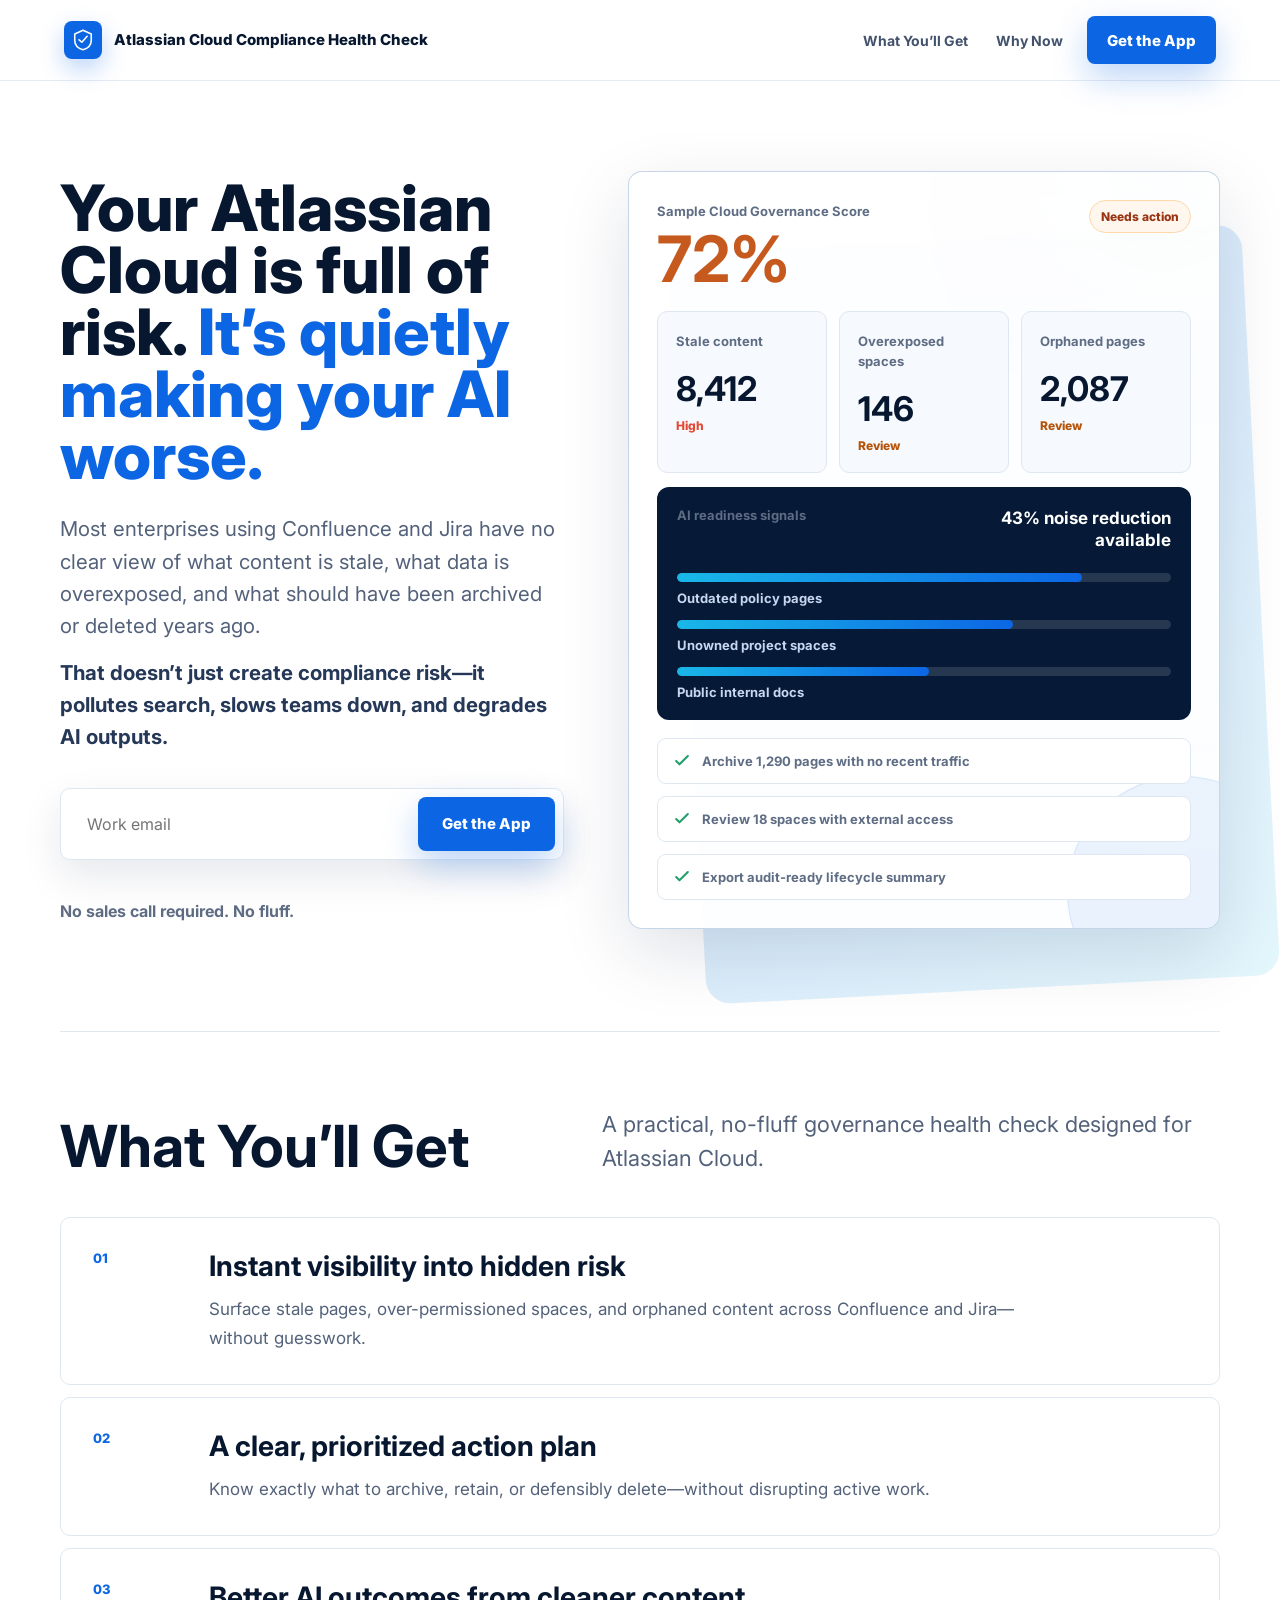
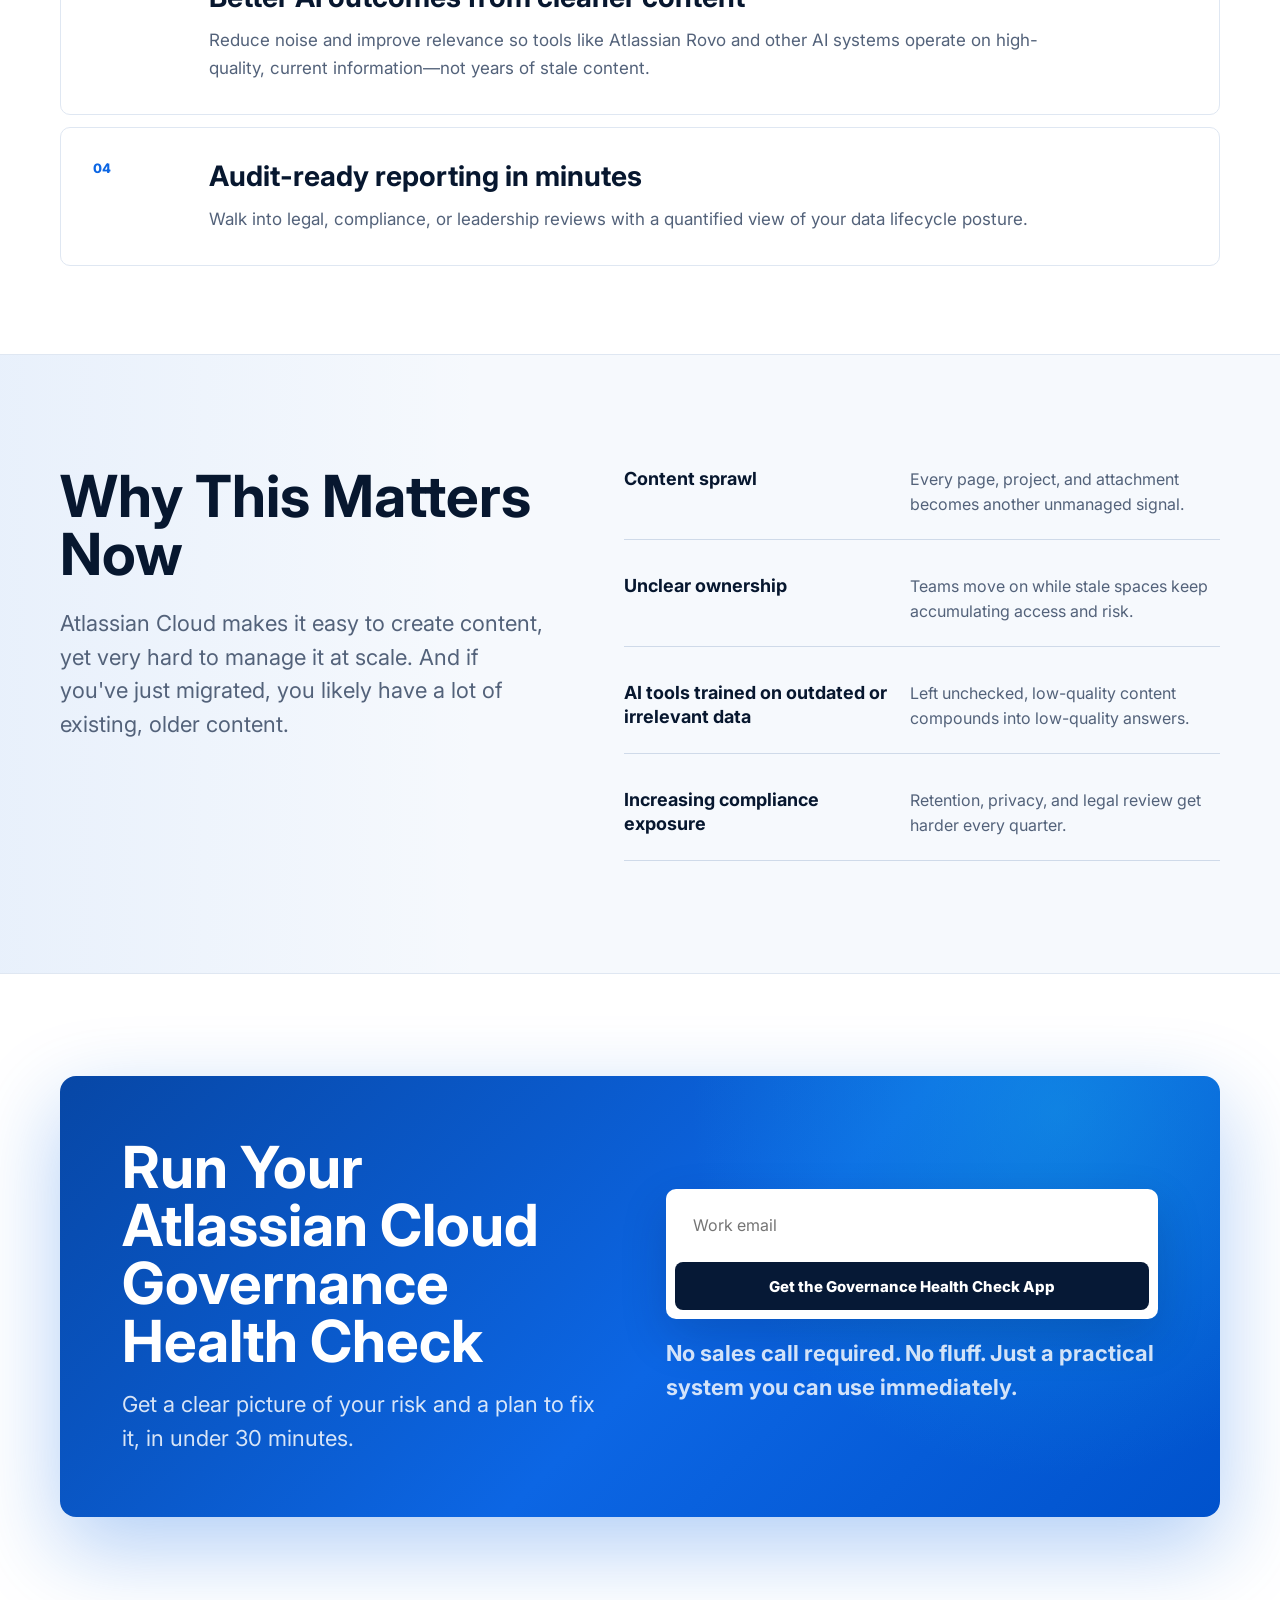
<file: index.html>
<!doctype html>
<html lang="en">
  <head>
    <meta charset="UTF-8" />
    <meta name="viewport" content="width=device-width, initial-scale=1.0" />
    <title>Atlassian Cloud Compliance Health Check</title>
    <meta
      name="description"
      content="Run a practical Atlassian Cloud governance health check for Confluence and Jira. Find stale content, bad AI inputs, overexposed data, and compliance risk in under 30 minutes."
    />
    <link rel="preconnect" href="https://fonts.googleapis.com" />
    <link rel="preconnect" href="https://fonts.gstatic.com" crossorigin />
    <link
      href="https://fonts.googleapis.com/css2?family=Inter:wght@400;500;600;700;800&display=swap"
      rel="stylesheet"
    />
    <link rel="stylesheet" href="styles.css" />
  </head>
  <body>
    <header class="site-header">
      <a class="brand" href="#top" aria-label="Atlassian Cloud Compliance Health Check home">
        <span class="brand-mark" aria-hidden="true">
          <svg viewBox="0 0 32 32" role="img">
            <path d="M16 3 5 8v8.6c0 6.1 4.4 10.4 11 12.4 6.6-2 11-6.3 11-12.4V8L16 3Z" />
            <path d="M10.8 15.8 14.5 19l7-8" />
          </svg>
        </span>
        <span>Atlassian Cloud Compliance Health Check</span>
      </a>
      <nav class="nav-links" aria-label="Primary navigation">
        <a href="#get">What You’ll Get</a>
        <a href="#why">Why Now</a>
      </nav>
      <a class="header-cta" href="#download">Get the App</a>
    </header>

    <main id="top">
      <section class="hero section-shell">
        <div class="hero-copy">
          <h1>Your Atlassian Cloud is full of risk. <span class="h1-blue">It’s quietly making your AI worse.</span></h1>
          <p class="hero-lede">
            Most enterprises using Confluence and Jira have no clear view of what content is stale,
            what data is overexposed, and what should have been archived or deleted years ago.
          </p>
          <p class="hero-support">
            That doesn’t just create compliance risk—it pollutes search, slows teams down, and
            degrades AI outputs.
          </p>
          <form class="capture-form hero-form" data-capture-form>
            <label for="hero-email">Work email</label>
            <div class="form-row">
              <input id="hero-email" name="email" type="email" placeholder="Work email" autocomplete="email" required />
              <button type="submit">Get the App</button>
            </div>
            <p class="form-note" data-form-note>No sales call required. No fluff.</p>
          </form>
        </div>

        <div class="hero-visual" aria-label="Governance health check dashboard preview">
          <div class="dashboard">
            <div class="dashboard-top">
              <div>
                <span class="dash-title">Sample Cloud Governance Score</span>
                <strong>72%</strong>
              </div>
              <span class="status-chip">Needs action</span>
            </div>
            <div class="score-grid">
              <article>
                <span>Stale content</span>
                <strong>8,412</strong>
                <em class="risk-high">High</em>
              </article>
              <article>
                <span>Overexposed spaces</span>
                <strong>146</strong>
                <em class="risk-med">Review</em>
              </article>
              <article>
                <span>Orphaned pages</span>
                <strong>2,087</strong>
                <em class="risk-med">Review</em>
              </article>
            </div>
            <div class="risk-panel">
              <div class="panel-heading">
                <span>AI readiness signals</span>
                <strong>43% noise reduction available</strong>
              </div>
              <div class="signal-bars">
                <span style="--bar: 82%"><i></i>Outdated policy pages</span>
                <span style="--bar: 68%"><i></i>Unowned project spaces</span>
                <span style="--bar: 51%"><i></i>Public internal docs</span>
              </div>
            </div>
            <div class="action-list">
              <div>
                <svg viewBox="0 0 24 24" aria-hidden="true"><path d="m5 12 4 4L19 6" /></svg>
                <span>Archive 1,290 pages with no recent traffic</span>
              </div>
              <div>
                <svg viewBox="0 0 24 24" aria-hidden="true"><path d="m5 12 4 4L19 6" /></svg>
                <span>Review 18 spaces with external access</span>
              </div>
              <div>
                <svg viewBox="0 0 24 24" aria-hidden="true"><path d="m5 12 4 4L19 6" /></svg>
                <span>Export audit-ready lifecycle summary</span>
              </div>
            </div>
          </div>
        </div>
      </section>

      <section class="section-shell get-section" id="get">
        <div class="section-heading">
          <h2>What You’ll Get</h2>
          <p>A practical, no-fluff governance health check designed for Atlassian Cloud.</p>
        </div>
        <div class="benefit-list">
          <article>
            <span class="benefit-index">01</span>
            <div>
              <h3>Instant visibility into hidden risk</h3>
              <p>
                Surface stale pages, over-permissioned spaces, and orphaned content across
                Confluence and Jira—without guesswork.
              </p>
            </div>
          </article>
          <article>
            <span class="benefit-index">02</span>
            <div>
              <h3>A clear, prioritized action plan</h3>
              <p>
                Know exactly what to archive, retain, or defensibly delete—without disrupting active
                work.
              </p>
            </div>
          </article>
          <article>
            <span class="benefit-index">03</span>
            <div>
              <h3>Better AI outcomes from cleaner content</h3>
              <p>
                Reduce noise and improve relevance so tools like Atlassian Rovo and other AI systems
                operate on high-quality, current information—not years of stale content.
              </p>
            </div>
          </article>
          <article>
            <span class="benefit-index">04</span>
            <div>
              <h3>Audit-ready reporting in minutes</h3>
              <p>
                Walk into legal, compliance, or leadership reviews with a quantified view of your data
                lifecycle posture.
              </p>
            </div>
          </article>
        </div>
      </section>

      <section class="why-section" id="why">
        <div class="section-shell why-grid">
          <div>
            <h2>Why This Matters Now</h2>
            <p>
              Atlassian Cloud makes it easy to create content, yet very hard to manage it at scale. And if you've just migrated, you likely have a lot of existing, older content.
            </p>
          </div>
          <div class="why-stack">
            <article>
              <strong>Content sprawl</strong>
              <span>Every page, project, and attachment becomes another unmanaged signal.</span>
            </article>
            <article>
              <strong>Unclear ownership</strong>
              <span>Teams move on while stale spaces keep accumulating access and risk.</span>
            </article>
            <article>
              <strong>AI tools trained on outdated or irrelevant data</strong>
              <span>Left unchecked, low-quality content compounds into low-quality answers.</span>
            </article>
            <article>
              <strong>Increasing compliance exposure</strong>
              <span>Retention, privacy, and legal review get harder every quarter.</span>
            </article>
          </div>
        </div>
      </section>

      <section class="cta-section section-shell" id="download">
        <div class="cta-panel">
          <div class="cta-copy">
            <h2>Run Your Atlassian Cloud Governance Health Check</h2>
            <p>Get a clear picture of your risk and a plan to fix it, in under 30 minutes.</p>
          </div>
          <form class="capture-form cta-form" data-capture-form>
            <label for="cta-email">Work email</label>
            <div class="form-row">
              <input id="cta-email" name="email" type="email" placeholder="Work email" autocomplete="email" required />
              <button type="submit">Get the Governance Health Check App</button>
            </div>
            <p class="form-note" data-form-note>
              No sales call required. No fluff. Just a practical system you can use immediately.
            </p>
          </form>
        </div>
      </section>
    </main>

    <script src="capture.js"></script>
  </body>
</html>
</file>
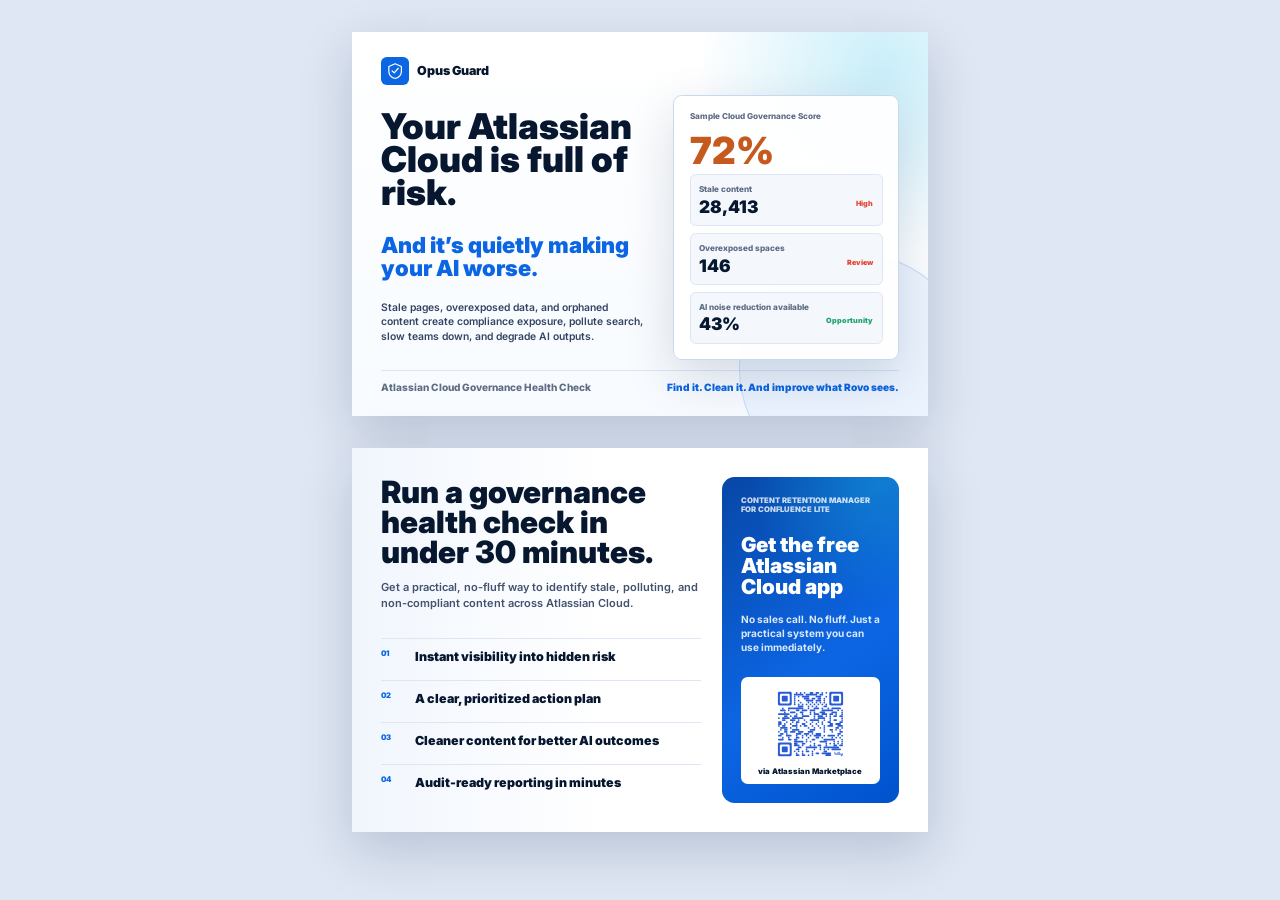
<file: postcard/index.html>
<!doctype html>
<html lang="en">
  <head>
    <meta charset="UTF-8" />
    <meta name="viewport" content="width=device-width, initial-scale=1.0" />
    <title>Atlassian Cloud Governance Health Check Postcard</title>
    <link rel="preconnect" href="https://fonts.googleapis.com" />
    <link rel="preconnect" href="https://fonts.gstatic.com" crossorigin />
    <link
      href="https://fonts.googleapis.com/css2?family=Inter:wght@500;600;700;800;900&display=swap"
      rel="stylesheet"
    />
    <link rel="stylesheet" href="postcard.css" />
  </head>
  <body>
    <main class="sheet" aria-label="Double-sided postcard design">
      <section class="card front" aria-label="Postcard front">
        <div class="brand-row">
          <div class="mark" aria-hidden="true">
            <svg viewBox="0 0 32 32">
              <path d="M16 3 5 8v8.6c0 6.1 4.4 10.4 11 12.4 6.6-2 11-6.3 11-12.4V8L16 3Z" />
              <path d="M10.8 15.8 14.5 19l7-8" />
            </svg>
          </div>
          <span>Opus Guard</span>
        </div>

        <div class="front-grid">
          <div class="front-copy">
            <h1>Your Atlassian Cloud is full of risk.</h1>
            <p class="front-punch">And it’s quietly making your AI worse.</p>
            <p>
              Stale pages, overexposed data, and orphaned content create compliance exposure,
              pollute search, slow teams down, and degrade AI outputs.
            </p>
          </div>

          <div class="mini-dashboard" aria-label="Sample governance score mockup">
            <div class="dash-head">
              <span>Sample Cloud Governance Score</span>
              <strong>72%</strong>
            </div>
            <div class="risk-row">
              <span>Stale content</span>
              <strong>28,413</strong>
              <em>High</em>
            </div>
            <div class="risk-row">
              <span>Overexposed spaces</span>
              <strong>146</strong>
              <em>Review</em>
            </div>
            <div class="risk-row">
              <span>AI noise reduction available</span>
              <strong>43%</strong>
              <em>Opportunity</em>
            </div>
          </div>
        </div>

        <div class="front-footer">
          <span>Atlassian Cloud Governance Health Check</span>
          <strong>Find it. Clean it. And improve what Rovo sees.</strong>
        </div>
      </section>

      <section class="card back" aria-label="Postcard back">
        <div class="back-main">
          <div>
            <h2>Run a governance health check in under 30 minutes.</h2>
            <p>
              Get a practical, no-fluff way to identify stale, polluting, and non-compliant
              content across Atlassian Cloud.

            </p>
          </div>

          <div class="outcomes">
            <article>
              <span>01</span>
              <strong>Instant visibility into hidden risk</strong>
            </article>
            <article>
              <span>02</span>
              <strong>A clear, prioritized action plan</strong>
            </article>
            <article>
              <span>03</span>
              <strong>Cleaner content for better AI outcomes</strong>
            </article>
            <article>
              <span>04</span>
              <strong>Audit-ready reporting in minutes</strong>
            </article>
          </div>
        </div>

        <aside class="cta-block">
          <div class="app-name">Content Retention Manager for Confluence Lite</div>
          <h3>Get the free Atlassian Cloud app</h3>
          <p>No sales call. No fluff. Just a practical system you can use immediately.</p>
          <div class="url-box">
            <img
              src="content-retention-manager-lite-qr.svg"
              alt="QR code for Content Retention Manager Lite on the Atlassian Marketplace"
            />
            <span>via Atlassian Marketplace</span>
          </div>
        </aside>
      </section>
    </main>
  </body>
</html>
</file>
<file: styles.css>
:root {
  --ink: #07172f;
  --muted: #53627a;
  --blue: #0c66e4;
  --blue-dark: #0747a6;
  --blue-soft: #e9f2ff;
  --cyan: #19b7e8;
  --green: #22a06b;
  --orange: #f59e0b;
  --burnt-orange: #c65a1e;
  --red: #e34935;
  --line: #dfe7f2;
  --surface: #ffffff;
  --subtle: #f6f9fd;
  --shadow: 0 24px 70px rgba(9, 30, 66, 0.13);
}

* {
  box-sizing: border-box;
}

html {
  scroll-behavior: smooth;
}

body {
  margin: 0;
  background: var(--surface);
  color: var(--ink);
  font-family: Inter, system-ui, -apple-system, BlinkMacSystemFont, "Segoe UI", sans-serif;
  letter-spacing: 0;
}

a {
  color: inherit;
  text-decoration: none;
}

button,
input {
  font: inherit;
}

.site-header {
  position: sticky;
  top: 0;
  z-index: 20;
  display: flex;
  align-items: center;
  justify-content: flex-start;
  gap: 24px;
  min-height: 78px;
  padding: 16px clamp(20px, 5vw, 72px);
  background: rgba(255, 255, 255, 0.92);
  border-bottom: 1px solid rgba(223, 231, 242, 0.8);
  backdrop-filter: blur(18px);
}

.brand {
  display: inline-flex;
  align-items: center;
  gap: 12px;
  margin-right: auto;
  max-width: 380px;
  font-size: 15px;
  font-weight: 800;
  line-height: 1.15;
}

.brand-mark {
  display: grid;
  flex: 0 0 38px;
  width: 38px;
  height: 38px;
  place-items: center;
  color: #fff;
  background: var(--blue);
  border-radius: 8px;
  box-shadow: 0 10px 24px rgba(12, 102, 228, 0.28);
}

.brand-mark svg {
  width: 24px;
  height: 24px;
  fill: none;
  stroke: currentColor;
  stroke-width: 2.1;
  stroke-linecap: round;
  stroke-linejoin: round;
}

.nav-links {
  display: flex;
  align-items: center;
  gap: 28px;
  color: #43526c;
  font-size: 14px;
  font-weight: 700;
}

.nav-links a:hover {
  color: var(--blue);
}

.header-cta,
.capture-form button {
  display: inline-flex;
  align-items: center;
  justify-content: center;
  min-height: 48px;
  border: 0;
  border-radius: 8px;
  background: var(--blue);
  color: #fff;
  font-size: 15px;
  font-weight: 800;
  cursor: pointer;
  box-shadow: 0 14px 34px rgba(12, 102, 228, 0.27);
  transition: transform 180ms ease, background 180ms ease, box-shadow 180ms ease;
}

.header-cta {
  padding: 0 20px;
  white-space: nowrap;
}

.header-cta:hover,
.capture-form button:hover {
  background: var(--blue-dark);
  transform: translateY(-1px);
  box-shadow: 0 18px 42px rgba(12, 102, 228, 0.34);
}

.section-shell {
  width: min(1160px, calc(100% - 40px));
  margin: 0 auto;
}

.hero {
  display: grid;
  grid-template-columns: minmax(0, 0.92fr) minmax(420px, 1.08fr);
  gap: clamp(36px, 5vw, 76px);
  align-items: center;
  min-height: calc(100vh - 78px);
  padding: clamp(54px, 7vw, 98px) 0 72px;
  margin-bottom: 30px;
}

.hero-copy h1 {
  max-width: 690px;
  margin: 0;
  font-size: 4em;
  line-height: 0.97;
  font-weight: 800;
  letter-spacing: 0;
}

.h1-blue {
  color: var(--blue);
}

.hero-lede,
.hero-support {
  max-width: 620px;
  margin: 26px 0 0;
  color: var(--muted);
  font-size: clamp(18px, 1.6vw, 21px);
  line-height: 1.58;
}

.hero-support {
  margin-top: 14px;
  color: #253858;
  font-weight: 700;
}

.capture-form {
  margin-top: 34px;
}

.capture-form label {
  position: absolute;
  width: 1px;
  height: 1px;
  overflow: hidden;
  clip: rect(0, 0, 0, 0);
}

.form-row {
  display: grid;
  grid-template-columns: minmax(190px, 1fr) auto;
  gap: 10px;
  max-width: 620px;
  padding: 8px;
  background: #fff;
  border: 1px solid var(--line);
  border-radius: 10px;
  box-shadow: 0 16px 40px rgba(9, 30, 66, 0.1);
}

.form-row input {
  width: 100%;
  min-height: 54px;
  padding: 0 18px;
  border: 0;
  border-radius: 8px;
  color: var(--ink);
  font-size: 16px;
  outline: 0;
}

.form-row input:focus {
  box-shadow: inset 0 0 0 2px var(--blue);
}

.form-row button {
  padding: 0 24px;
  white-space: nowrap;
}

.form-note {
  min-height: 22px;
  margin: 40px 0 0;
  color: #5e6c84;
  font-size: 16px;
  line-height: 1.45;
  font-weight: 700;
}

.form-note.success {
  color: var(--green);
}

.form-note.success a {
  color: var(--blue);
  font-weight: 800;
  text-decoration: underline;
  text-underline-offset: 3px;
}

.hero-visual {
  position: relative;
}

.hero-visual::before {
  position: absolute;
  inset: 9% -7% -8% 10%;
  content: "";
  background: linear-gradient(135deg, rgba(12, 102, 228, 0.18), rgba(25, 183, 232, 0.12));
  border-radius: 24px;
  transform: rotate(-3deg);
}

.dashboard {
  position: relative;
  padding: clamp(18px, 3vw, 28px);
  overflow: hidden;
  background:
    linear-gradient(180deg, rgba(255, 255, 255, 0.96), rgba(255, 255, 255, 0.9)),
    radial-gradient(circle at 90% 0%, rgba(12, 102, 228, 0.18), transparent 34%);
  border: 1px solid rgba(193, 209, 231, 0.9);
  border-radius: 14px;
  box-shadow: var(--shadow);
}

.dashboard::after {
  position: absolute;
  right: -80px;
  bottom: -80px;
  width: 230px;
  height: 230px;
  content: "";
  background: rgba(12, 102, 228, 0.07);
  border: 1px solid rgba(12, 102, 228, 0.1);
  border-radius: 999px;
}

.dashboard-top,
.panel-heading {
  display: flex;
  align-items: flex-start;
  justify-content: space-between;
  gap: 18px;
}

.dash-title,
.score-grid span,
.panel-heading span,
.signal-bars span,
.action-list span {
  color: #5e6c84;
  font-size: 13px;
  font-weight: 700;
}

.dashboard-top strong {
  display: block;
  margin-top: 10px;
  font-size: clamp(44px, 5vw, 64px);
  line-height: 0.9;
  color: var(--burnt-orange);
}

.status-chip {
  padding: 8px 11px;
  color: #9a3412;
  background: #fff7ed;
  border: 1px solid #fed7aa;
  border-radius: 999px;
  font-size: 12px;
  font-weight: 800;
}

.score-grid {
  display: grid;
  grid-template-columns: repeat(3, 1fr);
  gap: 12px;
  margin-top: 24px;
}

.score-grid article {
  min-height: 132px;
  padding: 18px;
  background: var(--subtle);
  border: 1px solid var(--line);
  border-radius: 10px;
}

.score-grid strong {
  display: block;
  margin-top: 22px;
  color: var(--ink);
  font-size: clamp(24px, 2.8vw, 34px);
  line-height: 1;
}

.score-grid em {
  display: inline-block;
  margin-top: 12px;
  font-size: 12px;
  font-style: normal;
  font-weight: 800;
}

.risk-high {
  color: var(--red);
}

.risk-med {
  color: #b45309;
}

.risk-panel {
  margin-top: 14px;
  padding: 20px;
  background: #061936;
  border-radius: 12px;
}

.panel-heading strong {
  max-width: 230px;
  color: #fff;
  font-size: 17px;
  line-height: 1.3;
  text-align: right;
}

.signal-bars {
  display: grid;
  gap: 14px;
  margin-top: 22px;
}

.signal-bars span {
  position: relative;
  display: grid;
  grid-template-columns: 1fr;
  gap: 8px;
  color: #c7d7f2;
}

.signal-bars i {
  display: block;
  width: 100%;
  height: 9px;
  overflow: hidden;
  background: rgba(255, 255, 255, 0.13);
  border-radius: 999px;
}

.signal-bars i::before {
  display: block;
  width: var(--bar);
  height: 100%;
  content: "";
  background: linear-gradient(90deg, var(--cyan), var(--blue));
  border-radius: inherit;
}

.action-list {
  position: relative;
  z-index: 1;
  display: grid;
  gap: 12px;
  margin-top: 18px;
}

.action-list div {
  display: flex;
  align-items: center;
  gap: 10px;
  padding: 12px 14px;
  background: #fff;
  border: 1px solid var(--line);
  border-radius: 9px;
}

.action-list svg {
  flex: 0 0 20px;
  width: 20px;
  height: 20px;
  fill: none;
  stroke: var(--green);
  stroke-width: 2.5;
  stroke-linecap: round;
  stroke-linejoin: round;
}

.section-heading {
  display: grid;
  grid-template-columns: 0.8fr 1fr;
  gap: 48px;
  align-items: end;
  padding-top: 76px;
  border-top: 1px solid var(--line);
}

.section-heading h2,
.why-grid h2,
.cta-panel h2 {
  margin: 0;
  font-size: clamp(34px, 4.8vw, 58px);
  line-height: 1;
  letter-spacing: 0;
}

.section-heading p,
.why-grid p,
.cta-panel p {
  margin: 0;
  color: var(--muted);
  font-size: clamp(18px, 1.8vw, 22px);
  line-height: 1.52;
}

.benefit-list {
  display: grid;
  gap: 12px;
  padding: 42px 0 88px;
}

.benefit-list article {
  display: grid;
  grid-template-columns: 82px 1fr;
  gap: clamp(18px, 3vw, 34px);
  align-items: start;
  padding: clamp(22px, 3vw, 32px);
  background: #fff;
  border: 1px solid var(--line);
  border-radius: 10px;
  transition: transform 180ms ease, border-color 180ms ease, box-shadow 180ms ease;
}

.benefit-list article:hover {
  border-color: rgba(12, 102, 228, 0.35);
  box-shadow: 0 18px 44px rgba(9, 30, 66, 0.08);
  transform: translateY(-2px);
}

.benefit-index {
  color: var(--blue);
  font-size: 13px;
  font-weight: 800;
}

.benefit-list h3 {
  margin: 0;
  font-size: clamp(22px, 2.2vw, 30px);
  line-height: 1.18;
}

.benefit-list p {
  max-width: 850px;
  margin: 12px 0 0;
  color: var(--muted);
  font-size: 17px;
  line-height: 1.65;
}

.why-section {
  background:
    linear-gradient(90deg, rgba(12, 102, 228, 0.06), transparent 38%),
    var(--subtle);
  border-block: 1px solid var(--line);
}

.why-grid {
  display: grid;
  grid-template-columns: minmax(0, 0.9fr) minmax(360px, 1.1fr);
  gap: clamp(40px, 6vw, 86px);
  align-items: start;
  padding-block: clamp(72px, 9vw, 112px);
}

.why-grid p {
  margin-top: 24px;
  max-width: 510px;
}

.why-stack {
  display: grid;
  gap: 12px;
}

.why-stack article {
  display: grid;
  grid-template-columns: 0.85fr 1fr;
  gap: 22px;
  padding: 22px 0;
  border-bottom: 1px solid #cfdae9;
}

.why-stack article:first-child {
  padding-top: 0;
}

.why-stack strong {
  font-size: 18px;
  line-height: 1.32;
}

.why-stack span {
  color: var(--muted);
  font-size: 16px;
  line-height: 1.56;
}

.cta-section {
  padding-block: clamp(70px, 8vw, 108px);
}

.cta-panel {
  display: grid;
  grid-template-columns: minmax(0, 0.9fr) minmax(360px, 0.92fr);
  gap: clamp(30px, 5vw, 62px);
  align-items: center;
  padding: clamp(32px, 5vw, 62px);
  color: #fff;
  background:
    radial-gradient(circle at 86% 8%, rgba(25, 183, 232, 0.38), transparent 34%),
    linear-gradient(135deg, #0747a6, #0c66e4 55%, #0052cc);
  border-radius: 16px;
  box-shadow: 0 30px 86px rgba(12, 102, 228, 0.32);
}

.cta-panel p {
  margin-top: 18px;
  color: rgba(255, 255, 255, 0.84);
}

.cta-form {
  margin-top: 0;
}

.cta-form .form-row {
  grid-template-columns: 1fr;
  max-width: none;
  border-color: rgba(255, 255, 255, 0.28);
  box-shadow: 0 18px 46px rgba(5, 26, 66, 0.2);
}

.cta-form button {
  width: 100%;
  background: #061936;
  box-shadow: none;
  white-space: normal;
}

.cta-form button:hover {
  background: #020b1d;
}

.cta-form .form-note {
  color: rgba(255, 255, 255, 0.82);
}

.cta-form .form-note.success {
  color: #b6f3d3;
}

.cta-form .form-note.success a {
  color: #fff;
}

@media (max-width: 980px) {
  .site-header {
    min-height: 70px;
  }

  .nav-links {
    display: none;
  }

  .hero,
  .why-grid,
  .cta-panel {
    grid-template-columns: 1fr;
  }

  .hero {
    min-height: 0;
    padding-top: 48px;
  }

  .hero-copy h1 {
    max-width: 820px;
  }

  .hero-visual {
    max-width: 680px;
    margin: 0 auto;
  }

  .section-heading {
    grid-template-columns: 1fr;
    gap: 16px;
  }
}

@media (max-width: 680px) {
  .site-header {
    padding: 12px 18px;
  }

  .brand {
    max-width: 230px;
    font-size: 13px;
  }

  .brand-mark {
    flex-basis: 34px;
    width: 34px;
    height: 34px;
  }

  .header-cta {
    min-height: 42px;
    padding: 0 14px;
    font-size: 13px;
  }

  .section-shell {
    width: min(100% - 32px, 1160px);
  }

  .hero {
    padding-bottom: 54px;
  }

  .hero-copy h1 {
    font-size: 4em;
  }

  .hero-lede,
  .hero-support {
    font-size: 17px;
  }

  .form-row,
  .cta-panel,
  .why-stack article,
  .benefit-list article {
    grid-template-columns: 1fr;
  }

  .form-row button {
    width: 100%;
    min-height: 52px;
    white-space: normal;
  }

  .score-grid {
    grid-template-columns: 1fr;
  }

  .score-grid article {
    min-height: 0;
  }

  .dashboard-top,
  .panel-heading {
    flex-direction: column;
  }

  .panel-heading strong {
    max-width: none;
    text-align: left;
  }

  .benefit-list {
    padding-bottom: 64px;
  }

  .benefit-list article {
    gap: 10px;
  }

  .why-grid {
    padding-block: 64px;
  }

  .cta-section {
    padding-block: 64px;
  }

  .cta-panel {
    padding: 28px 20px;
    border-radius: 12px;
  }
}

@media (prefers-reduced-motion: reduce) {
  *,
  *::before,
  *::after {
    scroll-behavior: auto !important;
    transition: none !important;
  }
}
</file>
<file: postcard/postcard.css>
:root {
  --ink: #07172f;
  --muted: #53627a;
  --blue: #0c66e4;
  --blue-dark: #0747a6;
  --burnt-orange: #c65a1e;
  --cyan: #19b7e8;
  --green: #22a06b;
  --red: #e34935;
  --orange: #f59e0b;
  --line: #dce6f5;
}

* {
  box-sizing: border-box;
}

body {
  margin: 0;
  background: #dfe7f4;
  color: var(--ink);
  font-family: Inter, system-ui, -apple-system, BlinkMacSystemFont, "Segoe UI", sans-serif;
  letter-spacing: 0;
}

.sheet {
  display: grid;
  gap: 32px;
  justify-content: center;
  padding: 32px;
}

.card {
  position: relative;
  width: 6in;
  height: 4in;
  overflow: hidden;
  background: #fff;
  box-shadow: 0 18px 50px rgba(9, 30, 66, 0.18);
}

.front {
  display: grid;
  grid-template-rows: auto 1fr auto;
  padding: 0.26in 0.3in 0.24in;
  background:
    radial-gradient(circle at 92% 10%, rgba(25, 183, 232, 0.23), transparent 29%),
    linear-gradient(180deg, #ffffff 0%, #f7fbff 100%);
}

.front::after {
  position: absolute;
  right: -0.45in;
  bottom: -0.72in;
  width: 2.4in;
  height: 2.4in;
  content: "";
  border: 1px solid rgba(12, 102, 228, 0.16);
  border-radius: 999px;
  background: rgba(12, 102, 228, 0.05);
}

.brand-row {
  display: flex;
  align-items: center;
  gap: 0.09in;
  font-size: 0.13in;
  font-weight: 900;
}

.mark {
  display: grid;
  width: 0.29in;
  height: 0.29in;
  place-items: center;
  color: #fff;
  background: var(--blue);
  border-radius: 0.06in;
}

.mark svg {
  width: 0.19in;
  height: 0.19in;
  fill: none;
  stroke: currentColor;
  stroke-linecap: round;
  stroke-linejoin: round;
  stroke-width: 2.1;
}

.front-grid {
  display: grid;
  grid-template-columns: 1.02fr 0.86fr;
  gap: 0.26in;
  align-items: center;
  min-height: 0;
}

h1,
h2,
h3,
p {
  margin: 0;
}

h1 {
  max-width: 3.15in;
  font-size: 0.37in;
  line-height: 0.92;
  font-weight: 900;
  margin: 0 0 25px 0;
}

.front-punch {
  color: var(--blue);
  font-size: 0.23in;
  line-height: 1.02;
  font-weight: 900;
  margin: 0 0 20px 0;
}

.front-copy > p:last-child {
  max-width: 3.06in;
  margin-top: 0.12in;
  color: #334563;
  font-size: 0.108in;
  line-height: 1.42;
  font-weight: 600;
}

.mini-dashboard {
  position: relative;
  z-index: 1;
  display: grid;
  gap: 0.07in;
  padding: 0.16in;
  background: rgba(255, 255, 255, 0.94);
  border: 1px solid #c8d8ee;
  border-radius: 0.09in;
  box-shadow: 0 0.18in 0.52in rgba(9, 30, 66, 0.15);
}

.dash-head span,
.risk-row span {
  display: block;
  color: #5e6c84;
  font-size: 0.085in;
  font-weight: 800;
}

.dash-head strong {
  display: block;
  margin-top: 0.03in;
  color: var(--burnt-orange);
  font-size: 0.39in;
  line-height: 0.9;
  font-weight: 900;
  padding: 10px 0 0 0; 
}

.risk-row {
  padding: 0.09in;
  background: #f4f8fd;
  border: 1px solid var(--line);
  border-radius: 0.06in;
}

.risk-row strong {
  display: inline-block;
  margin-top: 0.04in;
  font-size: 0.18in;
  line-height: 1;
  font-weight: 900;
}

.risk-row em {
  float: right;
  margin-top: 0.05in;
  color: var(--red);
  font-size: 0.075in;
  font-style: normal;
  font-weight: 900;
}

.risk-row:last-child em {
  color: var(--green);
}

.front-footer {
  display: flex;
  align-items: center;
  justify-content: space-between;
  gap: 0.18in;
  padding-top: 0.1in;
  border-top: 1px solid var(--line);
  font-size: 0.105in;
}

.front-footer span {
  color: #5e6c84;
  font-weight: 800;
}

.front-footer strong {
  color: var(--blue);
  font-weight: 900;
}

.back {
  display: grid;
  grid-template-columns: 1fr 1.85in;
  gap: 0.22in;
  padding: 0.3in;
  background:
    linear-gradient(90deg, rgba(12, 102, 228, 0.06), transparent 45%),
    #ffffff;
}

.back-main {
  display: grid;
  grid-template-rows: auto 1fr;
  gap: 0.18in;
}

h2 {
  max-width: 3.45in;
  font-size: 0.32in;
  line-height: 0.98;
  font-weight: 900;
}

.back-main p {
  max-width: 3.5in;
  margin-top: 0.12in;
  color: #42526e;
  font-size: 0.115in;
  line-height: 1.46;
  font-weight: 600;
}

.outcomes {
  display: grid;
  gap: 0.07in;
  align-content: start;
  margin: 10px 0 0 0;
}

.outcomes article {
  display: grid;
  grid-template-columns: 0.28in 1fr;
  gap: 0.08in;
  align-items: start;
  padding: 0.1in 0;
  border-top: 1px solid var(--line);
}

.outcomes span {
  color: var(--blue);
  font-size: 0.08in;
  font-weight: 900;
}

.outcomes strong {
  font-size: 0.13in;
  line-height: 1.22;
  font-weight: 900;
}

.cta-block {
  display: flex;
  flex-direction: column;
  justify-content: space-between;
  padding: 0.2in;
  color: #fff;
  background:
    radial-gradient(circle at 88% 0%, rgba(25, 183, 232, 0.42), transparent 35%),
    linear-gradient(145deg, #0747a6, #0c66e4 58%, #0052cc);
  border-radius: 0.13in;
}

.app-name {
  color: rgba(255, 255, 255, 0.78);
  font-size: 0.08in;
  font-weight: 900;
  text-transform: uppercase;
}

h3 {
  margin-top: 0.16in;
  font-size: 0.215in;
  line-height: 1.02;
  font-weight: 900;
}

.cta-block p {
  margin-top: 0.1in;
  color: rgba(255, 255, 255, 0.86);
  font-size: 0.105in;
  line-height: 1.42;
  font-weight: 700;
}

.url-box {
  display: grid;
  gap: 0.045in;
  justify-items: center;
  margin-top: 0.18in;
  min-height: 0.92in;
  padding: 0.07in 0.1in;
  color: var(--ink);
  background: #fff;
  border-radius: 0.07in;
  font-size: 0.08in;
  font-weight: 900;
  line-height: 1.15;
  text-align: center;
}

.url-box img {
  display: block;
  width: 0.84in;
  height: 0.84in;
}

.url-box span {
  display: block;
}

@page {
  size: 6in 4in;
  margin: 0;
}

@media print {
  body {
    background: #fff;
  }

  .sheet {
    display: block;
    padding: 0;
  }

  .card {
    width: 6in;
    height: 4in;
    box-shadow: none;
    page-break-after: always;
  }
}
</file>
